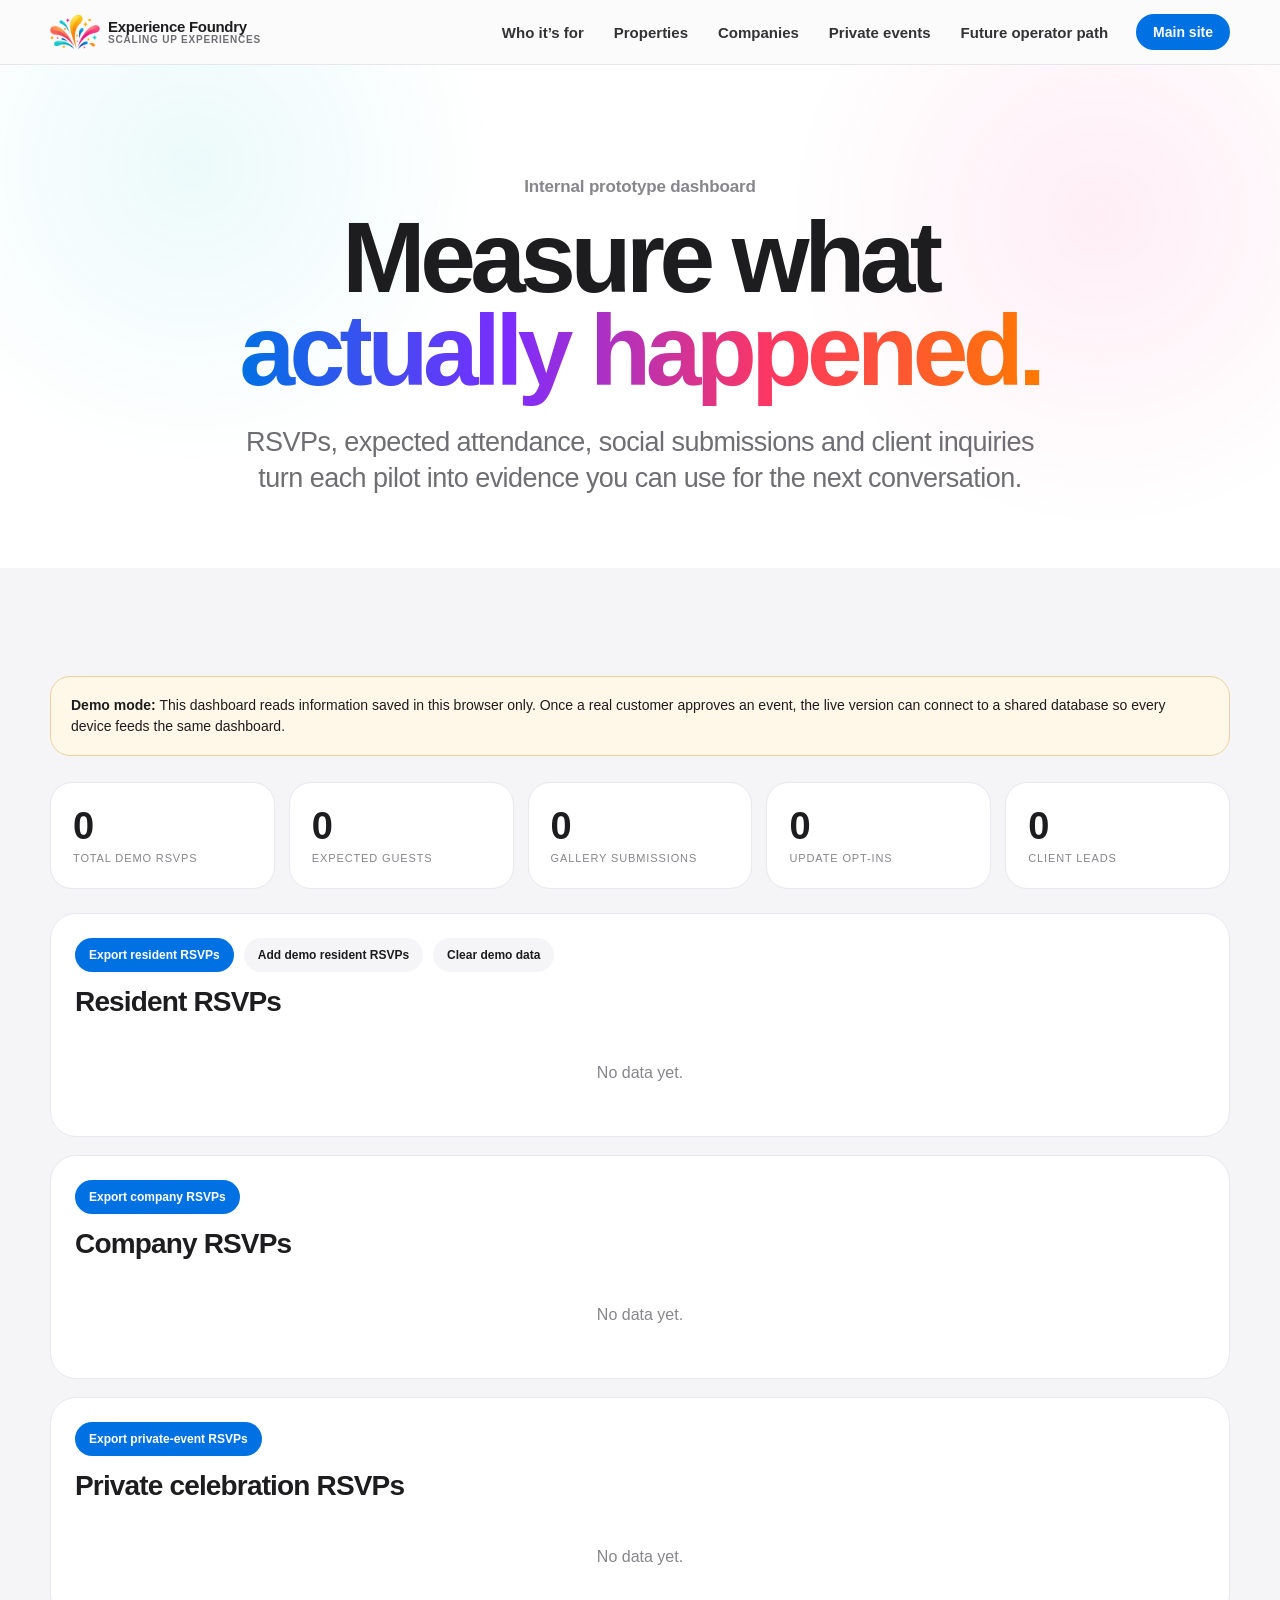
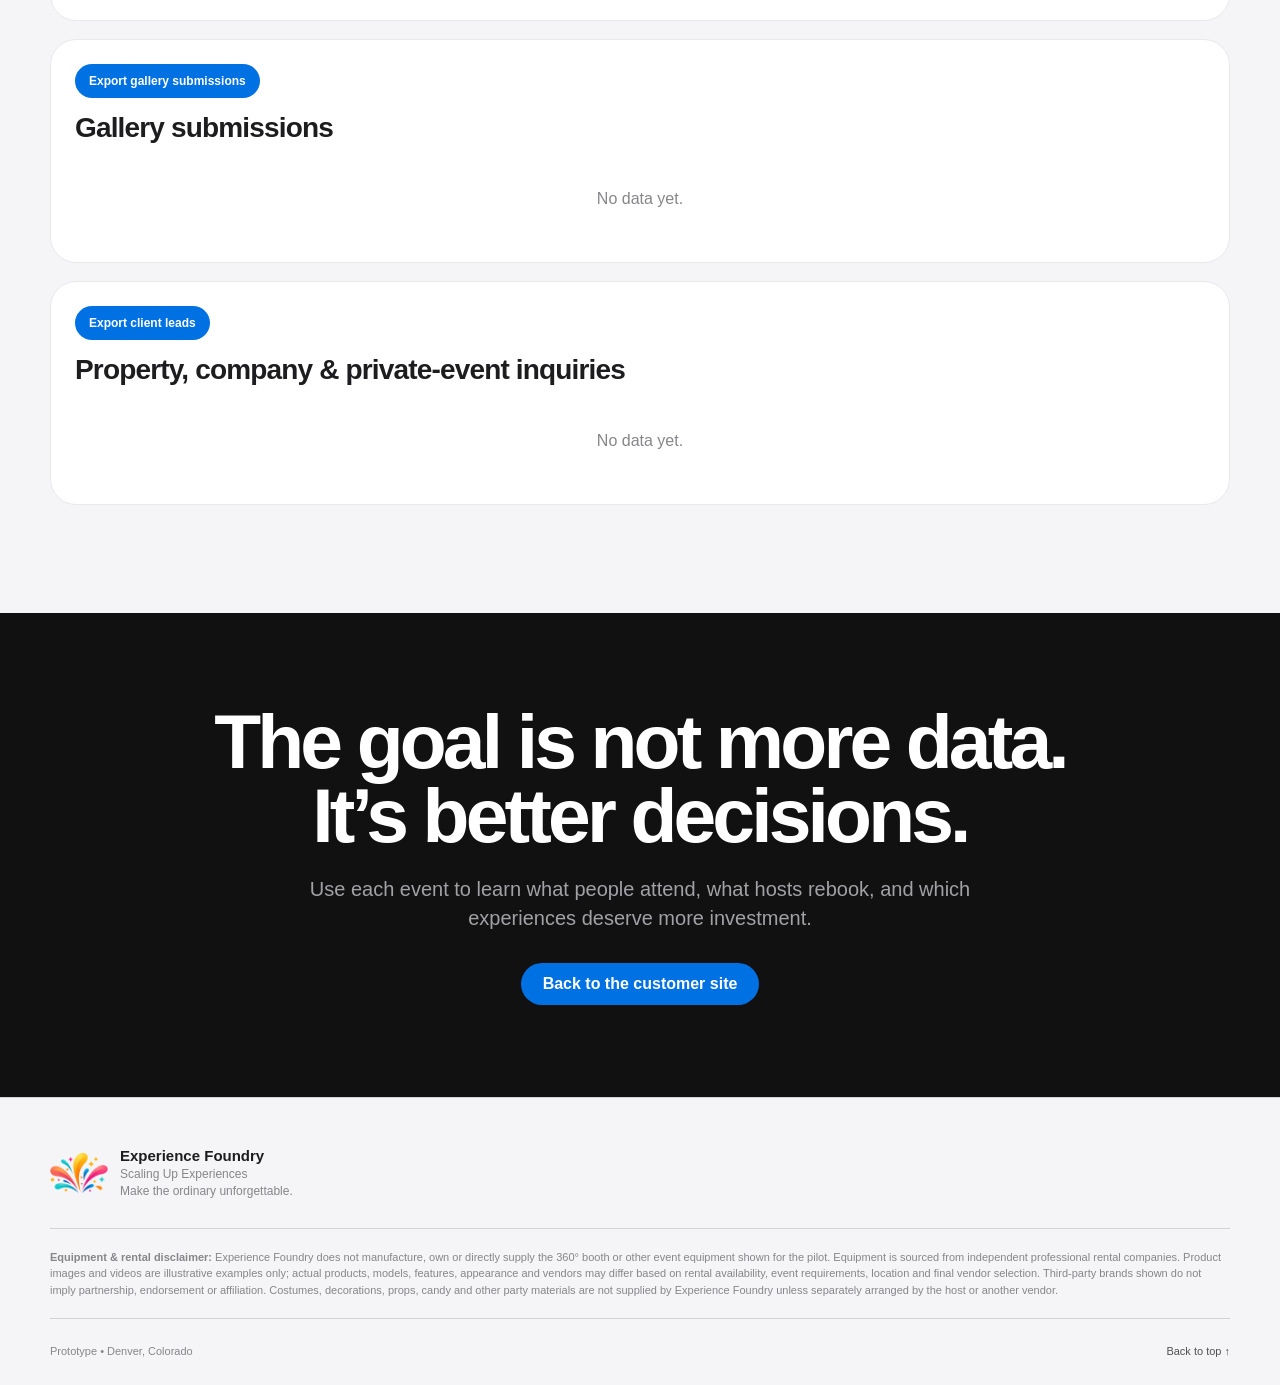
<file: admin.html>
<!doctype html><html lang="en"><head><meta charset="utf-8"><meta name="viewport" content="width=device-width,initial-scale=1"><meta name="theme-color" content="#f5f5f7"><title>Pilot Dashboard | Experience Foundry</title><link rel="stylesheet" href="apple.css"></head><body class="ap-site ef-site" id="top">  <nav class="ap-nav" aria-label="Main navigation"><div class="ap-nav-inner"><a class="ap-wordmark ef-wordmark" href="index.html"><img src="assets/experience-foundry-mark.png" alt="" aria-hidden="true" /><span class="ef-brand-lockup"><strong>Experience Foundry</strong><small>Scaling Up Experiences</small></span></a><div class="ap-nav-links"><a href="index.html#who">Who it’s for</a><a href="event.html">Properties</a><a href="company-demo.html">Companies</a><a href="private-demo.html">Private events</a><a href="operators.html">Future operator path</a></div><a class="ap-nav-button" href="index.html#contact">Main site</a></div></nav>
<main>
<section class="ap-page-hero"><div class="ap-shell"><p class="ap-kicker">Internal prototype dashboard</p><h1>Measure what<br><span class="ap-gradient">actually happened.</span></h1><p class="ap-page-copy">RSVPs, expected attendance, social submissions and client inquiries turn each pilot into evidence you can use for the next conversation.</p></div></section>
<section class="ap-admin-wrap"><div class="ap-shell"><div class="ap-admin-note"><strong>Demo mode:</strong> This dashboard reads information saved in this browser only. Once a real customer approves an event, the live version can connect to a shared database so every device feeds the same dashboard.</div><div class="ap-admin-stats"><div class="ap-admin-stat"><b id="rsvpCount">0</b><span>Total demo RSVPs</span></div><div class="ap-admin-stat"><b id="guestCount">0</b><span>Expected guests</span></div><div class="ap-admin-stat"><b id="socialCount">0</b><span>Gallery submissions</span></div><div class="ap-admin-stat"><b id="updateCount">0</b><span>Update opt-ins</span></div><div class="ap-admin-stat"><b id="leadCount">0</b><span>Client leads</span></div></div>
<div class="ap-admin-card"><div class="ap-toolbar"><button id="exportRsvp">Export resident RSVPs</button><button class="secondary" id="seed">Add demo resident RSVPs</button><button class="secondary" id="clear">Clear demo data</button></div><h2>Resident RSVPs</h2><div id="rsvpTable"></div></div>
<div class="ap-admin-card"><div class="ap-toolbar"><button id="exportCompany">Export company RSVPs</button></div><h2>Company RSVPs</h2><div id="companyTable"></div></div>
<div class="ap-admin-card"><div class="ap-toolbar"><button id="exportPrivate">Export private-event RSVPs</button></div><h2>Private celebration RSVPs</h2><div id="privateTable"></div></div>
<div class="ap-admin-card"><div class="ap-toolbar"><button id="exportSocial">Export gallery submissions</button></div><h2>Gallery submissions</h2><div id="socialTable"></div></div>
<div class="ap-admin-card"><div class="ap-toolbar"><button id="exportLeads">Export client leads</button></div><h2>Property, company & private-event inquiries</h2><div id="leadTable"></div></div>
</div></section>
<section class="ap-cta-band"><div class="ap-shell"><h2>The goal is not more data. It’s better decisions.</h2><p>Use each event to learn what people attend, what hosts rebook, and which experiences deserve more investment.</p><div class="ap-actions"><a class="ap-button ap-button-blue" href="index.html">Back to the customer site</a></div></div></section>
</main>  <footer class="ap-footer"><div class="ap-shell"><div class="ef-footer-brand"><img src="assets/experience-foundry-mark.png" alt="" aria-hidden="true" /><div><strong>Experience Foundry</strong><span>Scaling Up Experiences</span><em>Make the ordinary unforgettable.</em></div></div><p class="ap-disclaimer"><strong>Equipment & rental disclaimer:</strong> Experience Foundry does not manufacture, own or directly supply the 360° booth or other event equipment shown for the pilot. Equipment is sourced from independent professional rental companies. Product images and videos are illustrative examples only; actual products, models, features, appearance and vendors may differ based on rental availability, event requirements, location and final vendor selection. Third-party brands shown do not imply partnership, endorsement or affiliation. Costumes, decorations, props, candy and other party materials are not supplied by Experience Foundry unless separately arranged by the host or another vendor.</p><div class="ap-footer-bottom"><span>Prototype • Denver, Colorado</span><a href="#top">Back to top ↑</a></div></div></footer>
<script>
function arr(k){try{return JSON.parse(localStorage.getItem(k)||'[]')}catch{return[]}}
function save(k,v){localStorage.setItem(k,JSON.stringify(v))}
function esc(v){return String(v??'').replace(/[&<>"']/g,m=>({'&':'&amp;','<':'&lt;','>':'&gt;','"':'&quot;',"'":'&#39;'}[m]))}
function guests(v){const n=parseInt(v,10);return Number.isFinite(n)?n:(String(v).includes('5')?5:0)}
function table(rows,cols){if(!rows.length)return '<div class="ap-empty">No data yet.</div>';return `<table><thead><tr>${cols.map(c=>`<th>${c.label}</th>`).join('')}</tr></thead><tbody>${rows.map(r=>`<tr>${cols.map(c=>`<td>${esc(typeof c.value==='function'?c.value(r):r[c.key]??'—')}</td>`).join('')}</tr>`).join('')}</tbody></table>`}
function render(){
 const r=arr('residentPopUpRsvps'), c=arr('popUpCompanyDemoRsvps'), p=arr('popUpPrivateDemoRsvps'), s=arr('residentPopUpSocial'), l=[...arr('popUpExperienceLeads'),...arr('residentPopUpPropertyLeads')];
 document.querySelector('#rsvpCount').textContent=r.length+c.length+p.length;
 document.querySelector('#guestCount').textContent=[...r,...c,...p].reduce((a,x)=>a+guests(x.partySize),0);
 document.querySelector('#socialCount').textContent=s.length;document.querySelector('#updateCount').textContent=[...r,...c].filter(x=>x.updatesOk).length;document.querySelector('#leadCount').textContent=l.length;
 document.querySelector('#rsvpTable').innerHTML=table(r,[{key:'firstName',label:'Name'},{key:'unit',label:'Unit'},{key:'partySize',label:'Party'},{key:'timeSlot',label:'Time'},{key:'email',label:'Email'},{label:'Saved',value:x=>x.createdAt?new Date(x.createdAt).toLocaleString():'—'}]);
 document.querySelector('#companyTable').innerHTML=table(c,[{key:'firstName',label:'Name'},{key:'team',label:'Team'},{key:'partySize',label:'Party'},{key:'timeSlot',label:'Time'},{key:'email',label:'Email'},{label:'Saved',value:x=>x.createdAt?new Date(x.createdAt).toLocaleString():'—'}]);
 document.querySelector('#privateTable').innerHTML=table(p,[{key:'firstName',label:'Name'},{key:'group',label:'Family / group'},{key:'partySize',label:'Party'},{key:'timeSlot',label:'Time'},{key:'email',label:'Email'},{label:'Saved',value:x=>x.createdAt?new Date(x.createdAt).toLocaleString():'—'}]);
 document.querySelector('#socialTable').innerHTML=table(s,[{key:'socialUrl',label:'Post URL'},{label:'Permission',value:x=>x.permission?'Yes':'No'},{label:'Submitted',value:x=>x.createdAt?new Date(x.createdAt).toLocaleString():'—'}]);
 document.querySelector('#leadTable').innerHTML=table(l,[{label:'Organization',value:x=>x.organization||x.property||'—'},{key:'organizationType',label:'Type'},{label:'Contact',value:x=>x.name||x.contactName||'—'},{key:'email',label:'Email'},{key:'interest',label:'Interest'},{label:'Saved',value:x=>x.createdAt?new Date(x.createdAt).toLocaleString():'—'}]);
}
function csv(rows,cols,name){const q=v=>'"'+String(v??'').replaceAll('"','""')+'"';const out=[cols.map(c=>q(c.label)).join(','),...rows.map(r=>cols.map(c=>q(typeof c.value==='function'?c.value(r):r[c.key])).join(','))].join('\n');const a=document.createElement('a');a.href=URL.createObjectURL(new Blob([out],{type:'text/csv'}));a.download=name;a.click();URL.revokeObjectURL(a.href)}
const residentCols=[{key:'firstName',label:'First name'},{key:'unit',label:'Unit'},{key:'partySize',label:'Party size'},{key:'timeSlot',label:'Time slot'},{key:'email',label:'Email'},{key:'createdAt',label:'Created at'}];
const demoCols=[{key:'firstName',label:'First name'},{key:'partySize',label:'Party size'},{key:'timeSlot',label:'Time slot'},{key:'email',label:'Email'},{key:'createdAt',label:'Created at'}];
document.querySelector('#exportRsvp').onclick=()=>csv(arr('residentPopUpRsvps'),residentCols,'resident-rsvps.csv');document.querySelector('#exportCompany').onclick=()=>csv(arr('popUpCompanyDemoRsvps'),demoCols,'company-rsvps.csv');document.querySelector('#exportPrivate').onclick=()=>csv(arr('popUpPrivateDemoRsvps'),demoCols,'private-event-rsvps.csv');document.querySelector('#exportSocial').onclick=()=>csv(arr('residentPopUpSocial'),[{key:'socialUrl',label:'Social URL'},{key:'permission',label:'Permission'},{key:'createdAt',label:'Submitted at'}],'gallery-submissions.csv');document.querySelector('#exportLeads').onclick=()=>csv([...arr('popUpExperienceLeads'),...arr('residentPopUpPropertyLeads')],[{key:'organization',label:'Organization'},{key:'name',label:'Contact'},{key:'email',label:'Email'},{key:'interest',label:'Interest'},{key:'createdAt',label:'Created at'}],'client-leads.csv');
document.querySelector('#clear').onclick=()=>{if(confirm('Clear local demo data?')){['residentPopUpRsvps','residentPopUpSocial','residentPopUpPropertyLeads','popUpExperienceLeads','popUpCompanyDemoRsvps','popUpPrivateDemoRsvps'].forEach(k=>localStorage.removeItem(k));render()}};document.querySelector('#seed').onclick=()=>{save('residentPopUpRsvps',[{firstName:'Maya',unit:'804',partySize:'2',timeSlot:'6:30–7:00 PM',email:'',updatesOk:false,createdAt:new Date().toISOString()},{firstName:'Chris',unit:'1211',partySize:'3',timeSlot:'7:00–7:30 PM',email:'chris@example.com',updatesOk:true,createdAt:new Date().toISOString()}]);render()};render();
</script></body></html>
</file>
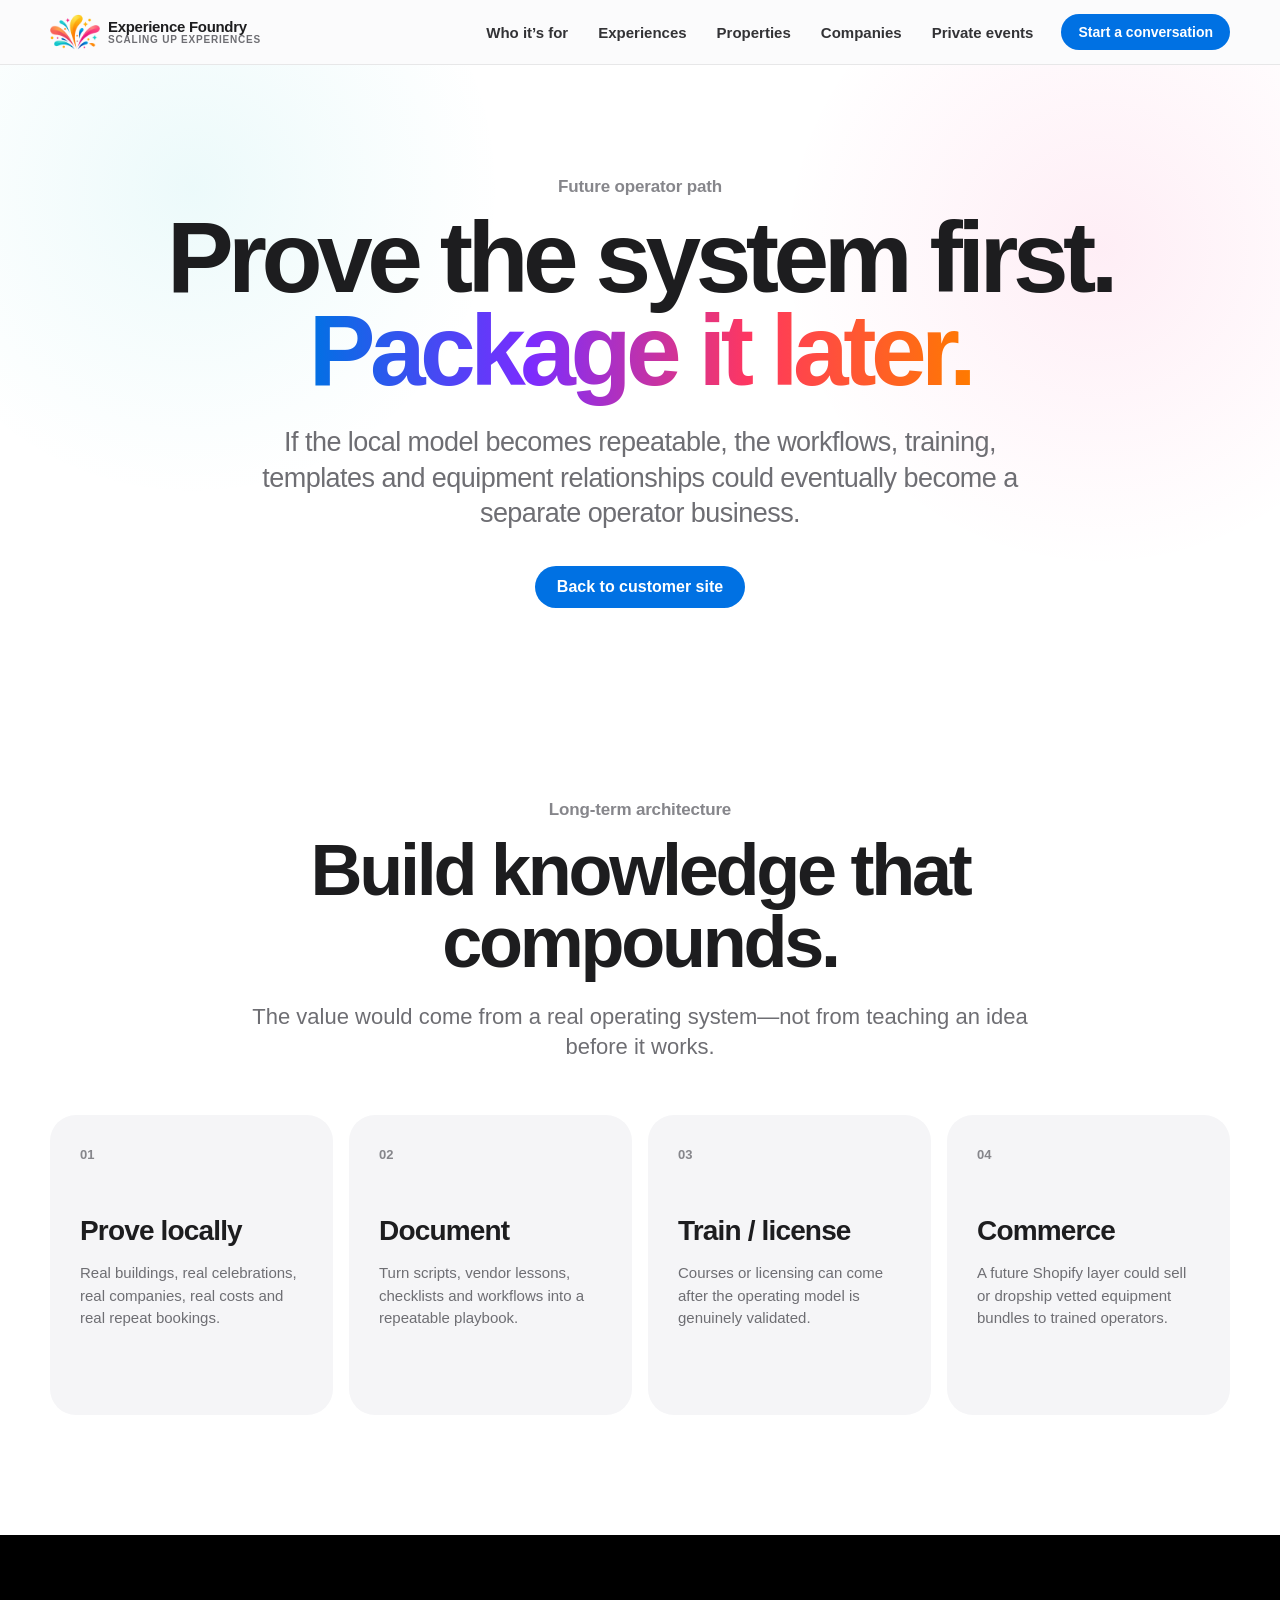
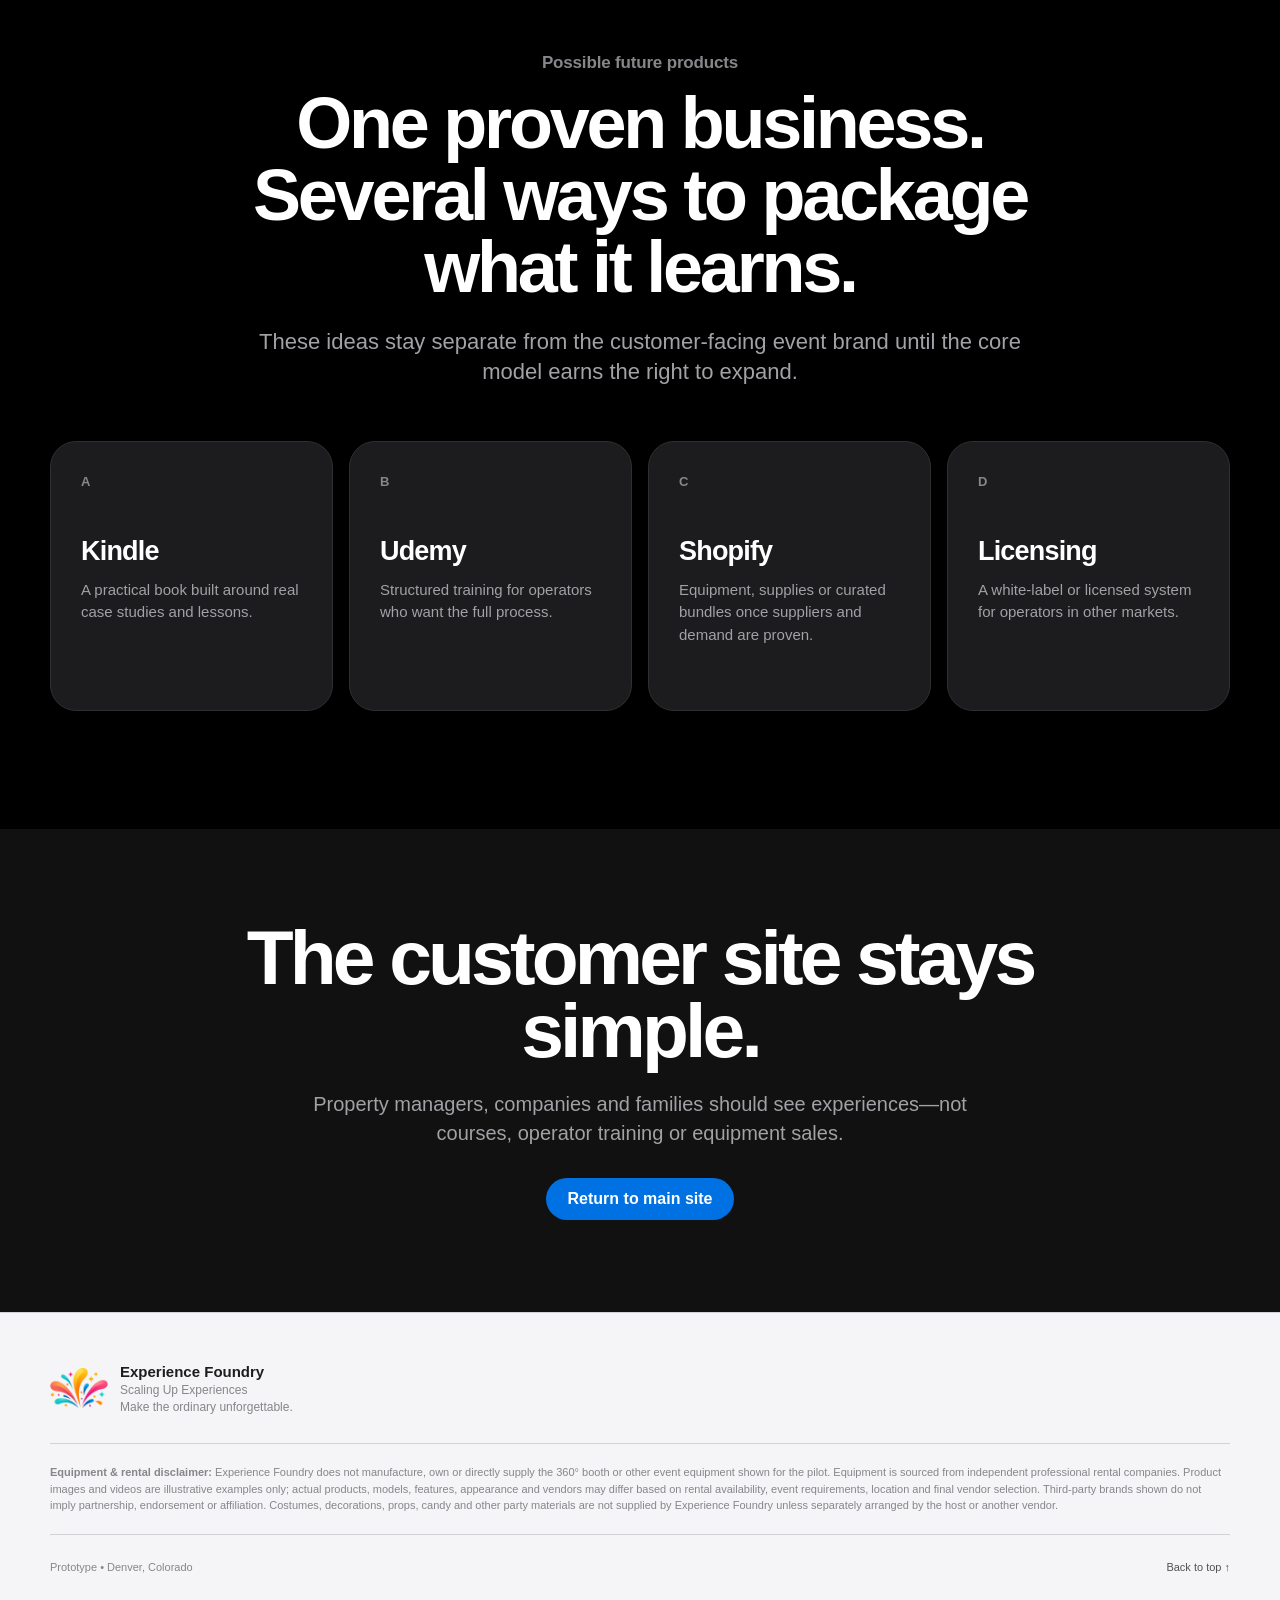
<file: operators.html>
<!doctype html>
<html lang="en">
<head>
  <meta charset="utf-8" />
  <meta name="viewport" content="width=device-width,initial-scale=1" />
  <meta name="theme-color" content="#f5f5f7" />
  <meta name="description" content="A future operator, training and commerce concept for a proven Experience Foundry system." />
  <title>Future Operator Path | Experience Foundry</title>
  <link rel="stylesheet" href="apple.css" />
</head>
<body class="ap-site ef-site" id="top">
  <nav class="ap-nav" aria-label="Main navigation">
    <div class="ap-nav-inner">
      <a class="ap-wordmark ef-wordmark" href="index.html"><img src="assets/experience-foundry-mark.png" alt="" aria-hidden="true" /><span class="ef-brand-lockup"><strong>Experience Foundry</strong><small>Scaling Up Experiences</small></span></a>
      <div class="ap-nav-links">
        <a href="index.html#who">Who it’s for</a>
        <a href="index.html#experiences">Experiences</a>
        <a href="event.html">Properties</a>
        <a href="company-demo.html">Companies</a>
        <a href="private-demo.html">Private events</a>
      </div>
      <a class="ap-nav-button" href="index.html#contact">Start a conversation</a>
    </div>
  </nav>

  <main>
    <section class="ap-page-hero"><div class="ap-shell"><p class="ap-kicker">Future operator path</p><h1>Prove the system first.<br><span class="ap-gradient">Package it later.</span></h1><p class="ap-page-copy">If the local model becomes repeatable, the workflows, training, templates and equipment relationships could eventually become a separate operator business.</p><div class="ap-actions"><a class="ap-button ap-button-blue" href="index.html">Back to customer site</a></div></div></section>
    <section class="ap-section"><div class="ap-shell"><div class="ap-section-heading ap-center"><p class="ap-kicker">Long-term architecture</p><h2>Build knowledge that compounds.</h2><p>The value would come from a real operating system—not from teaching an idea before it works.</p></div><div class="ap-operator-grid"><article><span>01</span><h3>Prove locally</h3><p>Real buildings, real celebrations, real companies, real costs and real repeat bookings.</p></article><article><span>02</span><h3>Document</h3><p>Turn scripts, vendor lessons, checklists and workflows into a repeatable playbook.</p></article><article><span>03</span><h3>Train / license</h3><p>Courses or licensing can come after the operating model is genuinely validated.</p></article><article><span>04</span><h3>Commerce</h3><p>A future Shopify layer could sell or dropship vetted equipment bundles to trained operators.</p></article></div></div></section>
    <section class="ap-process"><div class="ap-shell"><div class="ap-section-heading ap-center"><p class="ap-kicker">Possible future products</p><h2>One proven business. Several ways to package what it learns.</h2><p>These ideas stay separate from the customer-facing event brand until the core model earns the right to expand.</p></div><div class="ap-process-grid"><article><span>A</span><h3>Kindle</h3><p>A practical book built around real case studies and lessons.</p></article><article><span>B</span><h3>Udemy</h3><p>Structured training for operators who want the full process.</p></article><article><span>C</span><h3>Shopify</h3><p>Equipment, supplies or curated bundles once suppliers and demand are proven.</p></article><article><span>D</span><h3>Licensing</h3><p>A white-label or licensed system for operators in other markets.</p></article></div></div></section>
    <section class="ap-cta-band"><div class="ap-shell"><h2>The customer site stays simple.</h2><p>Property managers, companies and families should see experiences—not courses, operator training or equipment sales.</p><div class="ap-actions"><a class="ap-button ap-button-blue" href="index.html">Return to main site</a></div></div></section>
  </main>
  <footer class="ap-footer">
    <div class="ap-shell">
      <div class="ef-footer-brand"><img src="assets/experience-foundry-mark.png" alt="" aria-hidden="true" /><div><strong>Experience Foundry</strong><span>Scaling Up Experiences</span><em>Make the ordinary unforgettable.</em></div></div>
      <p class="ap-disclaimer"><strong>Equipment & rental disclaimer:</strong> Experience Foundry does not manufacture, own or directly supply the 360° booth or other event equipment shown for the pilot. Equipment is sourced from independent professional rental companies. Product images and videos are illustrative examples only; actual products, models, features, appearance and vendors may differ based on rental availability, event requirements, location and final vendor selection. Third-party brands shown do not imply partnership, endorsement or affiliation. Costumes, decorations, props, candy and other party materials are not supplied by Experience Foundry unless separately arranged by the host or another vendor.</p>
      <div class="ap-footer-bottom"><span>Prototype • Denver, Colorado</span><a href="#top">Back to top ↑</a></div>
    </div>
  </footer>
</body></html>
</file>
<file: apple.css>
:root{
  --blue:#0071e3;
  --blue-hover:#0077ed;
  --text:#1d1d1f;
  --muted:#6e6e73;
  --gray:#f5f5f7;
  --gray2:#fbfbfd;
  --line:#d2d2d7;
  --orange:#ff6b22;
  --max:1180px;
}
*{box-sizing:border-box}
html{scroll-behavior:smooth}
body.ap-site{margin:0;background:#fff;color:var(--text);font-family:-apple-system,BlinkMacSystemFont,"SF Pro Display","SF Pro Text","Helvetica Neue",Arial,sans-serif;-webkit-font-smoothing:antialiased}
a{color:inherit}
.ap-shell{width:min(calc(100% - 40px),var(--max));margin:0 auto}
.ap-center{text-align:center}
.ap-nav{position:sticky;top:0;z-index:1000;background:rgba(250,250,252,.82);backdrop-filter:saturate(180%) blur(20px);border-bottom:1px solid rgba(0,0,0,.08)}
.ap-nav-inner{height:64px;width:min(calc(100% - 40px),var(--max));margin:0 auto;display:flex;align-items:center;gap:28px}
.ap-wordmark{font-size:14px;font-weight:650;text-decoration:none;white-space:nowrap}
.ap-nav-links{display:flex;gap:30px;margin-left:auto}.ap-nav-links a{font-size:15px;font-weight:600;text-decoration:none;color:#333336}.ap-nav-links a:hover{color:#000}
.ap-nav-button{font-size:14px;font-weight:650;text-decoration:none;color:#fff;background:var(--blue);padding:10px 17px;border-radius:999px}.ap-nav-button:hover{background:var(--blue-hover)}
.ap-hero{padding:96px 0 44px;background:linear-gradient(#fff 0%,#fff 60%,#f5f5f7 100%)}
.ap-kicker,.ap-product-eyebrow{margin:0 0 14px;color:#86868b;font-size:17px;font-weight:650;letter-spacing:-.01em}
.ap-hero h1{font-size:clamp(54px,8vw,104px);line-height:.94;letter-spacing:-.055em;margin:0 auto;max-width:1080px;font-weight:730}
.ap-hero h1 span{background:linear-gradient(90deg,#0071e3,#7b2cff,#ff375f,#ff7a00);-webkit-background-clip:text;background-clip:text;color:transparent}
.ap-hero-copy{max-width:800px;margin:28px auto 0;color:var(--muted);font-size:clamp(20px,2.3vw,28px);line-height:1.28;letter-spacing:-.02em;font-weight:500}
.ap-actions{display:flex;justify-content:center;align-items:center;gap:26px;margin-top:34px}
.ap-button{display:inline-flex;align-items:center;justify-content:center;border:0;border-radius:999px;padding:13px 22px;text-decoration:none;font:600 16px/1 -apple-system,BlinkMacSystemFont,"SF Pro Text",sans-serif;cursor:pointer}.ap-button-blue{background:var(--blue);color:#fff}.ap-button-blue:hover{background:var(--blue-hover)}.ap-button-orange{background:var(--orange);color:#fff}.ap-link{font-size:18px;text-decoration:none;color:var(--blue)}.ap-link span{font-size:25px;vertical-align:-2px}
.ap-hero-stage{margin-top:76px;background:#000;color:#fff;border-radius:38px;min-height:650px;overflow:hidden;display:grid;grid-template-columns:.8fr 1.2fr;align-items:center;padding:72px 72px 42px;box-shadow:0 24px 60px rgba(0,0,0,.16)}
.ap-stage-copy{position:relative;z-index:2}.ap-chip{display:inline-flex;border:1px solid rgba(255,255,255,.22);border-radius:999px;padding:8px 12px;font-size:11px;letter-spacing:.11em;font-weight:750;color:#f5b56d}.ap-stage-copy h2{font-size:clamp(48px,5vw,76px);line-height:.96;letter-spacing:-.045em;margin:20px 0 18px}.ap-stage-copy>p:not(.ap-chip){font-size:20px;line-height:1.45;color:#a1a1a6;max-width:500px}.ap-stage-links{display:flex;gap:24px;margin-top:24px}.ap-stage-links a{color:#2997ff;text-decoration:none;font-size:17px}
.ap-hero-product{margin:0;align-self:end;text-align:center}.ap-hero-product img{width:min(100%,680px);height:auto;display:block;margin:auto;filter:drop-shadow(0 26px 40px rgba(255,255,255,.08))}.ap-hero-product figcaption{font-size:11px;color:#777;margin-top:6px}
.ap-section{padding:120px 0}.ap-section-heading{max-width:900px;margin:0 auto 54px}.ap-section-heading h2,.ap-experience-intro h2{font-size:clamp(46px,6vw,72px);line-height:1;letter-spacing:-.045em;margin:0;font-weight:720}.ap-section-heading>p:last-child,.ap-experience-intro>div>p:last-child{color:var(--muted);font-size:22px;line-height:1.35;max-width:820px;margin:24px auto 0}
.ap-audience-grid{display:grid;grid-template-columns:1fr 1fr;gap:24px}.ap-audience-card{min-height:620px;border-radius:34px;padding:48px;display:flex;flex-direction:column;overflow:hidden}.ap-audience-light{background:#f5f5f7}.ap-audience-dark{background:#000;color:#fff}.ap-card-label{font-weight:650;font-size:17px;color:#86868b;margin:0 0 16px}.ap-audience-dark .ap-card-label{color:#a1a1a6}.ap-audience-card h3{font-size:clamp(38px,4.3vw,58px);line-height:1;letter-spacing:-.04em;margin:0;max-width:520px}.ap-audience-card>p:not(.ap-card-label){font-size:21px;line-height:1.4;color:var(--muted);max-width:540px}.ap-audience-dark>p:not(.ap-card-label){color:#a1a1a6}.ap-audience-card ul{list-style:none;padding:0;margin:32px 0;display:grid;gap:12px}.ap-audience-card li{font-size:17px;font-weight:600}.ap-audience-card li:before{content:"✓";color:var(--blue);margin-right:10px}.ap-audience-card>a{margin-top:auto;color:var(--blue);text-decoration:none;font-size:17px}.ap-audience-dark>a{color:#2997ff}
.ap-experience-intro{padding:126px 0 78px;background:#fff}.ap-experience-intro>div>p:last-child{max-width:760px}
.ap-product{padding:116px 0 130px;overflow:hidden}.ap-product-white{background:#fff}.ap-product-black{background:#000;color:#f5f5f7}.ap-product-soft{background:#fff7f8}.ap-product-gray{background:#f5f5f7}.ap-product-copy{width:min(calc(100% - 40px),960px);margin:0 auto 58px}.ap-product-eyebrow{font-size:14px;letter-spacing:.1em}.ap-product-black .ap-product-eyebrow{color:#f7a8c2}.ap-product-copy h2{font-size:clamp(58px,8vw,104px);line-height:.9;letter-spacing:-.055em;margin:0;font-weight:735}.ap-product-copy>p:not(.ap-product-eyebrow){font-size:clamp(20px,2.3vw,28px);line-height:1.33;color:var(--muted);max-width:850px;margin:28px auto 0}.ap-product-black .ap-product-copy>p:not(.ap-product-eyebrow){color:#a1a1a6}
.ap-use-pills{display:flex;justify-content:center;flex-wrap:wrap;gap:8px;margin-top:30px}.ap-use-pills span{background:#f5f5f7;border-radius:999px;padding:8px 13px;font-size:12px;font-weight:650;color:#515154}.ap-use-pills-dark span{background:#1d1d1f;color:#c7c7cc}
.ap-machine-shell{width:min(calc(100% - 40px),1050px);margin:0 auto}.ap-machine-media{border-radius:38px;min-height:560px;display:flex;align-items:center;justify-content:center;padding:46px;overflow:hidden}.ap-machine-white{background:#f5f5f7}.ap-machine-black{background:radial-gradient(circle at 50% 35%,#492662,#111 58%,#000 100%)}.ap-machine-soft{background:linear-gradient(145deg,#fff,#ffe8ee)}.ap-machine-gray{background:#fff}.ap-machine-media img{display:block;max-width:90%;max-height:570px;width:auto;height:auto;object-fit:contain;filter:drop-shadow(0 30px 40px rgba(0,0,0,.15));border-radius:20px}.ap-machine-meta{padding:20px 6px 0}.ap-machine-meta p{margin:0;color:#86868b;font-size:12px}.ap-machine-meta a{color:var(--blue);text-decoration:none}.ap-machine-meta-dark p{color:#777}.ap-video-drawer{margin-top:18px;border-top:1px solid #d2d2d7;padding-top:16px}.ap-video-dark{border-color:#333}.ap-video-drawer summary{list-style:none;cursor:pointer;color:var(--blue);font-size:17px;font-weight:550;display:inline-flex;gap:10px;align-items:center}.ap-video-drawer summary::-webkit-details-marker{display:none}.ap-video-drawer summary span{font-size:12px}.ap-video-frame{margin-top:18px;aspect-ratio:16/9;border-radius:24px;overflow:hidden;background:#000}.ap-video-frame iframe{width:100%;height:100%;border:0}.ap-instagram-frame{aspect-ratio:9/12;max-width:600px;margin-left:auto;margin-right:auto}
.ap-system{padding:124px 0;background:#fff}.ap-benefit-grid{display:grid;grid-template-columns:repeat(4,1fr);gap:18px}.ap-benefit-grid article{background:#f5f5f7;border-radius:26px;padding:30px;min-height:320px}.ap-benefit-icon{font-size:15px;font-weight:700;color:#86868b}.ap-benefit-grid h3{font-size:28px;letter-spacing:-.03em;margin:56px 0 12px}.ap-benefit-grid p{color:var(--muted);font-size:16px;line-height:1.48;margin:0}
.ap-pilot{padding:110px 0;background:#111;color:#fff}.ap-pilot-grid{display:grid;grid-template-columns:1fr .78fr;align-items:center;gap:70px}.ap-kicker-orange{color:#ff8a3d}.ap-pilot-copy h2{font-size:clamp(58px,7vw,92px);line-height:.92;letter-spacing:-.055em;margin:0 0 28px}.ap-pilot-copy>p:not(.ap-kicker){font-size:22px;line-height:1.4;color:#a1a1a6;max-width:620px}.ap-pilot-points{display:grid;grid-template-columns:1fr 1fr;gap:10px;margin:30px 0}.ap-pilot-points span{background:#1c1c1e;border:1px solid #2f2f31;border-radius:14px;padding:13px;font-size:13px;color:#d2d2d7}.ap-flyer-card{margin:0;background:#fff;border-radius:28px;padding:12px;transform:rotate(1.5deg);box-shadow:0 28px 70px rgba(0,0,0,.38)}.ap-flyer-card img{display:block;width:100%;height:auto;border-radius:19px}
.ap-contact{padding:120px 0;background:#f5f5f7}.ap-contact-grid{display:grid;grid-template-columns:.82fr 1.18fr;gap:80px}.ap-contact h2{font-size:clamp(52px,6vw,78px);line-height:.96;letter-spacing:-.05em;margin:0}.ap-contact-copy{font-size:22px;color:var(--muted);line-height:1.4}.ap-form{background:#fff;border-radius:30px;padding:34px;box-shadow:0 15px 40px rgba(0,0,0,.06)}.ap-form label{display:block;font-size:13px;font-weight:650;margin:0 0 18px;color:#424245}.ap-form input,.ap-form select,.ap-form textarea{width:100%;margin-top:7px;border:1px solid #d2d2d7;border-radius:13px;padding:13px 14px;background:#fff;font:400 16px -apple-system,BlinkMacSystemFont,"SF Pro Text",sans-serif;outline:none}.ap-form input:focus,.ap-form select:focus,.ap-form textarea:focus{border-color:#0071e3;box-shadow:0 0 0 3px rgba(0,113,227,.12)}.ap-submit{width:100%;margin-top:4px}.ap-form-success{font-size:13px;color:#167a45;text-align:center;margin:16px 0 0}
.ap-footer{padding:46px 0 28px;background:#f5f5f7;border-top:1px solid #d2d2d7}.ap-footer-top{display:flex;justify-content:space-between;gap:20px;font-size:13px}.ap-footer-top span{color:#6e6e73}.ap-disclaimer{font-size:11px;line-height:1.5;color:#86868b;margin:26px 0;border-top:1px solid #d2d2d7;border-bottom:1px solid #d2d2d7;padding:20px 0}.ap-footer-bottom{display:flex;justify-content:space-between;font-size:11px;color:#86868b}.ap-footer-bottom a{text-decoration:none;color:#515154}
@media(max-width:900px){.ap-nav-links{display:none}.ap-hero-stage,.ap-audience-grid,.ap-pilot-grid,.ap-contact-grid{grid-template-columns:1fr}.ap-hero-stage{padding:52px 34px 30px}.ap-hero-product{margin-top:30px}.ap-audience-card{min-height:520px}.ap-benefit-grid{grid-template-columns:1fr 1fr}.ap-pilot-grid{gap:42px}.ap-flyer-card{max-width:520px;margin:0 auto}.ap-contact-grid{gap:46px}}
@media(max-width:620px){.ap-shell,.ap-nav-inner{width:min(calc(100% - 28px),var(--max))}.ap-nav-inner{gap:12px}.ap-wordmark{font-size:13px}.ap-nav-button{margin-left:auto}.ap-hero{padding-top:72px}.ap-actions{flex-direction:column;gap:16px}.ap-hero-stage{margin-top:54px;border-radius:26px;padding:42px 22px 24px;min-height:0}.ap-stage-links{flex-direction:column;gap:10px}.ap-section{padding:86px 0}.ap-audience-card{border-radius:26px;padding:30px;min-height:480px}.ap-product{padding:84px 0}.ap-machine-media{min-height:390px;padding:24px;border-radius:26px}.ap-machine-media img{max-width:100%;max-height:430px}.ap-benefit-grid{grid-template-columns:1fr}.ap-benefit-grid article{min-height:auto}.ap-benefit-grid h3{margin-top:30px}.ap-pilot{padding:84px 0}.ap-pilot-points{grid-template-columns:1fr}.ap-contact{padding:84px 0}.ap-form{padding:24px;border-radius:24px}.ap-footer-top,.ap-footer-bottom{flex-direction:column}.ap-footer-top{gap:6px}}

/* ---------- Shared page system (v7) ---------- */
.ap-page-hero{padding:112px 0 72px;background:#fff;text-align:center}
.ap-page-hero .ap-shell{max-width:1040px}
.ap-page-hero h1{font-size:clamp(54px,8vw,100px);line-height:.93;letter-spacing:-.055em;margin:0 auto;font-weight:735;max-width:1050px}
.ap-page-hero h1 .ap-gradient{background:linear-gradient(90deg,#0071e3,#7b2cff,#ff375f,#ff7a00);-webkit-background-clip:text;background-clip:text;color:transparent}
.ap-page-copy{max-width:820px;margin:28px auto 0;color:var(--muted);font-size:clamp(20px,2.25vw,27px);line-height:1.32;letter-spacing:-.02em;font-weight:500}
.ap-page-stage{width:min(calc(100% - 40px),1120px);margin:0 auto 104px;border-radius:38px;overflow:hidden;background:#000;color:#fff;display:grid;grid-template-columns:1fr 1fr;min-height:560px;box-shadow:0 24px 60px rgba(0,0,0,.12)}
.ap-page-stage-copy{padding:64px;display:flex;flex-direction:column;justify-content:center}
.ap-page-stage-copy h2{font-size:clamp(44px,5vw,72px);line-height:.96;letter-spacing:-.045em;margin:18px 0}
.ap-page-stage-copy p:not(.ap-chip){font-size:20px;line-height:1.45;color:#a1a1a6;margin:0;max-width:510px}
.ap-page-stage-copy dl{display:grid;gap:0;margin:28px 0 0}
.ap-page-stage-copy dl div{display:grid;grid-template-columns:115px 1fr;gap:16px;padding:13px 0;border-top:1px solid #2f2f31}
.ap-page-stage-copy dt{font-size:12px;color:#86868b;text-transform:uppercase;letter-spacing:.08em;font-weight:700}
.ap-page-stage-copy dd{margin:0;font-size:15px;color:#f5f5f7;font-weight:600}
.ap-page-stage-media{display:flex;align-items:center;justify-content:center;padding:44px;background:radial-gradient(circle at 50% 35%,#25354c,#111 58%,#000 100%)}
.ap-page-stage-media img{max-width:96%;max-height:500px;object-fit:contain;filter:drop-shadow(0 28px 40px rgba(255,255,255,.08));border-radius:20px}
.ap-three-grid{display:grid;grid-template-columns:repeat(3,1fr);gap:18px}
.ap-info-card{background:#f5f5f7;border-radius:28px;padding:32px;min-height:300px;display:flex;flex-direction:column}
.ap-info-card.ap-info-dark{background:#000;color:#fff}.ap-info-card.ap-info-warm{background:#fff2ea}.ap-info-card.ap-info-pink{background:#fff2f6}
.ap-info-number{font-size:13px;font-weight:750;color:#86868b;letter-spacing:.08em}
.ap-info-card h3{font-size:30px;line-height:1.02;letter-spacing:-.035em;margin:52px 0 12px}
.ap-info-card p{font-size:16px;line-height:1.48;color:var(--muted);margin:0}.ap-info-dark p{color:#a1a1a6}
.ap-process{padding:118px 0;background:#000;color:#fff}.ap-process .ap-section-heading p:last-child{color:#a1a1a6}.ap-process-grid{display:grid;grid-template-columns:repeat(4,1fr);gap:16px}.ap-process-grid article{background:#1c1c1e;border:1px solid #2f2f31;border-radius:26px;padding:30px;min-height:270px}.ap-process-grid span{font-size:13px;color:#86868b;font-weight:700}.ap-process-grid h3{font-size:27px;margin:46px 0 12px;letter-spacing:-.03em}.ap-process-grid p{font-size:15px;color:#a1a1a6;line-height:1.5;margin:0}
.ap-form-section{padding:118px 0;background:#f5f5f7}.ap-form-grid{display:grid;grid-template-columns:.78fr 1.22fr;gap:72px;align-items:start}.ap-form-grid h2{font-size:clamp(48px,6vw,76px);line-height:.96;letter-spacing:-.05em;margin:0}.ap-form-grid .ap-contact-copy{margin-top:22px}.ap-mini-note{background:#fff;border-radius:22px;padding:22px;margin-top:28px;color:#515154;font-size:14px;line-height:1.5}.ap-mini-note strong{display:block;color:#1d1d1f;margin-bottom:6px}
.ap-field-row{display:grid;grid-template-columns:1fr 1fr;gap:14px}.ap-check-row{display:flex!important;gap:10px;align-items:flex-start}.ap-check-row input{width:auto!important;margin:3px 0 0!important}.ap-check-row span{font-size:13px;line-height:1.4;color:#515154}
.ap-gallery{padding:118px 0;background:#fff}.ap-gallery-grid{display:grid;grid-template-columns:repeat(3,1fr);gap:16px;margin-top:46px}.ap-gallery-tile{min-height:260px;border-radius:28px;background:#f5f5f7;display:flex;flex-direction:column;align-items:center;justify-content:center;font-size:44px}.ap-gallery-tile span{font-size:15px;font-weight:650;color:#515154;margin-top:16px}
.ap-private-strip{padding:108px 0;background:linear-gradient(135deg,#f5f5f7,#fff2f6)}.ap-private-strip .ap-section-heading{margin-bottom:40px}.ap-private-list{display:flex;justify-content:center;flex-wrap:wrap;gap:10px}.ap-private-list span{background:#fff;border:1px solid #e6e6ea;border-radius:999px;padding:11px 15px;font-size:14px;font-weight:650;color:#424245}
.ap-cta-band{padding:92px 0;background:#111;color:#fff;text-align:center}.ap-cta-band h2{font-size:clamp(48px,6vw,78px);line-height:.96;letter-spacing:-.05em;margin:0 auto;max-width:900px}.ap-cta-band p{font-size:20px;color:#a1a1a6;max-width:700px;margin:22px auto 0;line-height:1.45}.ap-cta-band .ap-actions{margin-top:30px}
.ap-admin-wrap{padding:108px 0;background:#f5f5f7}.ap-admin-note{background:#fff7e8;border:1px solid #edd29f;border-radius:20px;padding:18px 20px;font-size:14px;line-height:1.5;margin:0 0 26px}.ap-admin-stats{display:grid;grid-template-columns:repeat(5,1fr);gap:14px;margin-bottom:24px}.ap-admin-stat{background:#fff;border-radius:22px;padding:22px;border:1px solid #e8e8ed}.ap-admin-stat b{font-size:38px;display:block;letter-spacing:-.04em}.ap-admin-stat span{font-size:11px;color:#86868b;text-transform:uppercase;letter-spacing:.08em}.ap-admin-card{background:#fff;border-radius:26px;padding:24px;margin-top:18px;overflow:auto;border:1px solid #e8e8ed}.ap-admin-card h2{font-size:28px;margin:0 0 16px;letter-spacing:-.03em}.ap-toolbar{display:flex;gap:10px;flex-wrap:wrap;margin-bottom:14px}.ap-toolbar button,.ap-toolbar a{border:0;border-radius:999px;padding:10px 14px;font:600 12px -apple-system,BlinkMacSystemFont,"SF Pro Text",sans-serif;cursor:pointer;text-decoration:none;background:#0071e3;color:#fff}.ap-toolbar .secondary{background:#f5f5f7;color:#1d1d1f}.ap-admin-card table{width:100%;border-collapse:collapse;min-width:820px}.ap-admin-card th,.ap-admin-card td{text-align:left;border-top:1px solid #e5e5ea;padding:11px 9px;font-size:13px}.ap-admin-card th{font-size:10px;text-transform:uppercase;letter-spacing:.08em;color:#86868b}.ap-empty{padding:30px;text-align:center;color:#86868b}
.ap-operator-grid{display:grid;grid-template-columns:repeat(4,1fr);gap:16px;margin-top:50px}.ap-operator-grid article{background:#f5f5f7;border-radius:26px;padding:30px;min-height:300px}.ap-operator-grid span{font-size:13px;color:#86868b;font-weight:700}.ap-operator-grid h3{font-size:28px;margin:52px 0 12px;letter-spacing:-.03em}.ap-operator-grid p{font-size:15px;line-height:1.5;color:#6e6e73}
.ap-audience-grid.ap-audience-grid-three{grid-template-columns:repeat(3,1fr)}.ap-audience-card.ap-audience-celebration{background:linear-gradient(145deg,#fff2f6,#fff9fb)}
.ap-audience-grid-three .ap-audience-card{min-height:580px;padding:40px}.ap-audience-grid-three .ap-audience-card h3{font-size:clamp(34px,3.4vw,48px)}.ap-audience-grid-three .ap-audience-card>p:not(.ap-card-label){font-size:18px}
@media(max-width:1000px){.ap-page-stage{grid-template-columns:1fr}.ap-page-stage-media{min-height:420px}.ap-three-grid,.ap-process-grid,.ap-operator-grid{grid-template-columns:1fr 1fr}.ap-form-grid{grid-template-columns:1fr}.ap-audience-grid.ap-audience-grid-three{grid-template-columns:1fr}.ap-audience-grid-three .ap-audience-card{min-height:460px}.ap-admin-stats{grid-template-columns:repeat(3,1fr)}}
@media(max-width:650px){.ap-page-hero{padding:82px 0 54px}.ap-page-stage{width:min(calc(100% - 28px),1120px);margin-bottom:78px;border-radius:26px}.ap-page-stage-copy{padding:38px 24px}.ap-page-stage-media{padding:24px;min-height:340px}.ap-page-stage-copy dl div{grid-template-columns:90px 1fr}.ap-three-grid,.ap-process-grid,.ap-operator-grid,.ap-gallery-grid{grid-template-columns:1fr}.ap-field-row{grid-template-columns:1fr}.ap-process{padding:84px 0}.ap-process-grid article{min-height:auto}.ap-process-grid h3{margin-top:28px}.ap-form-section,.ap-gallery,.ap-private-strip{padding:84px 0}.ap-admin-stats{grid-template-columns:1fr 1fr}}

/* =========================================================
   EXPERIENCE FOUNDRY — VERSION 8
   Brand system + mobile-first refinements
   ========================================================= */
:root{
  --ef-orange:#ff8a00;
  --ef-yellow:#ffbe0b;
  --ef-coral:#ff5b55;
  --ef-pink:#f72585;
  --ef-purple:#7b2cbf;
  --ef-teal:#11bfc7;
  --ef-blue:#0575e6;
  --ef-ink:#101216;
}
html{scroll-behavior:smooth}
body.ef-site{overflow-x:hidden;background:#fff}
.ef-wordmark{display:flex;align-items:center;gap:8px;font-weight:750;letter-spacing:-.02em}
.ef-wordmark img{width:50px;height:50px;object-fit:contain}
.ef-brand-lockup{display:flex;flex-direction:column;line-height:1.02}.ef-brand-lockup strong{font-size:15px;font-weight:750;letter-spacing:-.02em}.ef-brand-lockup small{font-size:10px;font-weight:700;letter-spacing:.08em;text-transform:uppercase;color:#6e6e73}.ef-footer-brand em{font-style:normal;font-size:12px;color:#86868b}
.ef-nav-button{background:linear-gradient(110deg,var(--ef-orange),var(--ef-pink));border:0}
.ef-gradient-text,.ap-gradient{background:linear-gradient(90deg,var(--ef-orange),var(--ef-pink) 43%,var(--ef-teal) 76%,var(--ef-blue));-webkit-background-clip:text;background-clip:text;color:transparent}
.ef-kicker{letter-spacing:.18em}
.ef-orange-text{color:#c94f00!important}
.ef-primary-button{background:linear-gradient(110deg,#ff7a00,#f72585);color:#fff!important;border:0;box-shadow:0 10px 24px rgba(247,37,133,.17)}
.ef-primary-button:hover{filter:brightness(.97);transform:translateY(-1px)}

/* Hero */
.ef-hero{position:relative;isolation:isolate;padding:116px 0 96px;background:
  radial-gradient(circle at 14% 20%,rgba(17,191,199,.12),transparent 28%),
  radial-gradient(circle at 86% 26%,rgba(247,37,133,.11),transparent 28%),
  radial-gradient(circle at 70% 88%,rgba(255,190,11,.13),transparent 27%),#fff}
.ef-hero:before,.ef-hero:after{content:"";position:absolute;border-radius:999px;z-index:-1;filter:blur(.2px)}
.ef-hero:before{width:18px;height:18px;background:var(--ef-orange);top:18%;left:8%;box-shadow:48px 68px 0 -3px var(--ef-teal),105px 18px 0 -5px var(--ef-pink)}
.ef-hero:after{width:15px;height:15px;background:var(--ef-blue);right:9%;bottom:20%;box-shadow:-45px -52px 0 -2px var(--ef-yellow),-96px 17px 0 -4px var(--ef-coral)}
.ef-hero-inner{text-align:center;max-width:1100px}
.ef-hero-mark{width:240px;height:240px;object-fit:contain;margin:0 auto 10px;display:block}
.ef-hero h1{font-size:clamp(64px,9.4vw,128px);line-height:.88;letter-spacing:-.065em;margin:10px auto 0;max-width:1160px;font-weight:780}
.ef-hero-copy{font-size:clamp(20px,2.25vw,29px);line-height:1.35;color:#5d5d63;max-width:890px;margin:30px auto 0;letter-spacing:-.025em;font-weight:500}
.ef-launch-note{margin:38px auto 0;display:inline-flex;align-items:center;gap:11px;padding:18px 24px;border:1px solid #ececf0;border-radius:999px;background:rgba(255,255,255,.82);backdrop-filter:blur(15px);font-size:17px;color:#424245;box-shadow:0 10px 30px rgba(0,0,0,.06)}
.ef-dot{width:9px;height:9px;border-radius:50%;display:inline-block;flex:0 0 auto}.ef-orange{background:var(--ef-orange)}

/* Shared headings */
.ef-section-heading{max-width:940px;margin:0 auto 58px}.ef-section-heading h2{font-size:clamp(52px,7vw,92px);line-height:.94;letter-spacing:-.055em;margin:12px auto 20px}.ef-section-heading>p:last-child{font-size:clamp(18px,2vw,24px);line-height:1.4;color:#6e6e73;max-width:820px;margin:0 auto}

/* Halloween pilot */
.ef-pilot-hero{padding:120px 0;background:#f5f5f7}
.ef-pilot-stage{display:grid;grid-template-columns:1.03fr .97fr;overflow:hidden;border-radius:40px;background:#101216;color:#fff;min-height:650px;box-shadow:0 26px 70px rgba(0,0,0,.15)}
.ef-pilot-stage-copy{padding:70px 62px;display:flex;flex-direction:column;justify-content:center;background:radial-gradient(circle at 0 100%,rgba(247,37,133,.27),transparent 40%),radial-gradient(circle at 88% 0,rgba(255,138,0,.18),transparent 32%),#101216}
.ef-badge{align-self:flex-start;background:linear-gradient(90deg,var(--ef-orange),var(--ef-pink));color:#fff;padding:9px 13px;border-radius:999px;font-size:11px;font-weight:800;letter-spacing:.12em}
.ef-pilot-stage-copy h3{font-size:clamp(52px,6.1vw,84px);line-height:.92;letter-spacing:-.055em;margin:25px 0 24px}
.ef-camera-note{font-size:19px!important;line-height:1.48!important;color:#c7c7cc!important;max-width:570px!important;margin:0!important}.ef-camera-note strong{color:#fff}
.ef-pilot-stage-media{background:linear-gradient(145deg,#fff,#f0f2f8);color:#1d1d1f;display:flex;flex-direction:column;align-items:center;justify-content:center;padding:48px;position:relative}
.ef-pilot-stage-media img{max-width:100%;max-height:490px;object-fit:contain;filter:drop-shadow(0 24px 28px rgba(0,0,0,.17))}
.ef-pilot-stage-media p{font-size:12px;color:#86868b;text-align:center;margin:16px 0 0}
.ef-media-label{position:absolute;top:24px;left:24px;background:#fff;border:1px solid #e1e1e6;border-radius:999px;padding:9px 13px;font-size:12px;font-weight:700}
.ef-audience-pills{display:flex;flex-wrap:wrap;justify-content:center;gap:14px;margin:32px 0 0}
.ef-pilot-stage-copy .ef-audience-pills{justify-content:flex-start}
.ef-audience-pills span{display:flex;align-items:center;justify-content:center;min-width:150px;min-height:60px;padding:16px 22px;border-radius:18px;background:#fff;border:1px solid #e8e8ed;font-size:16px;font-weight:720;color:#242428;box-shadow:0 8px 22px rgba(0,0,0,.05)}
.ef-pilot-stage-copy .ef-audience-pills span{background:#1c1c1e;color:#fff;border-color:#36363a;box-shadow:none}
.ef-pilot-stage-copy .ef-audience-pills span:nth-child(1){border-bottom:3px solid var(--ef-orange)}.ef-pilot-stage-copy .ef-audience-pills span:nth-child(2){border-bottom:3px solid var(--ef-pink)}.ef-pilot-stage-copy .ef-audience-pills span:nth-child(3){border-bottom:3px solid var(--ef-teal)}.ef-pilot-stage-copy .ef-audience-pills span:nth-child(4){border-bottom:3px solid var(--ef-blue)}

/* 3-step flow */
.ef-flow{display:grid;grid-template-columns:1fr 44px 1fr 44px 1fr;gap:14px;align-items:center;margin:34px 0}
.ef-flow-card{position:relative;border-radius:30px;background:#fff;padding:34px;min-height:270px;border:1px solid #e9e9ee;overflow:hidden}.ef-flow-card:after{content:"";position:absolute;width:120px;height:120px;border-radius:50%;right:-38px;bottom:-48px;opacity:.12}
.ef-flow-orange:after{background:var(--ef-orange)}.ef-flow-pink:after{background:var(--ef-pink)}.ef-flow-teal:after{background:var(--ef-teal)}
.ef-flow-number{width:54px;height:54px;border-radius:50%;display:inline-flex;align-items:center;justify-content:center;font-size:24px;line-height:1;color:#fff;font-weight:850;letter-spacing:0;box-shadow:0 10px 22px rgba(0,0,0,.12)}.ef-flow-orange .ef-flow-number{background:linear-gradient(135deg,#ff9a00,#ff6b22)}.ef-flow-pink .ef-flow-number{background:linear-gradient(135deg,#ff4fa3,#f72585)}.ef-flow-teal .ef-flow-number{background:linear-gradient(135deg,#22d3d8,#0aa7b2)}.ef-flow-icon{font-size:36px;margin-top:26px}.ef-flow-card h3{font-size:32px;letter-spacing:-.035em;margin:14px 0 10px}.ef-flow-card p{font-size:16px;line-height:1.5;color:#6e6e73;margin:0}.ef-flow-card p strong{color:#1d1d1f}.ef-flow-arrow{text-align:center;font-size:34px;color:#b1b1b8;font-weight:300}
.ef-video-feature{display:grid;grid-template-columns:.75fr 1.25fr;gap:36px;align-items:center;background:#fff;border-radius:34px;padding:34px;margin-top:26px;border:1px solid #e8e8ed}.ef-video-feature h3{font-size:44px;line-height:1;letter-spacing:-.045em;margin:10px 0 14px}.ef-video-feature p:not(.ap-kicker){font-size:17px;line-height:1.45;color:#6e6e73;margin:0}.ef-video-wrap{position:relative;aspect-ratio:16/9;overflow:hidden;border-radius:24px;background:#000}.ef-video-wrap iframe{position:absolute;inset:0;width:100%;height:100%;border:0}

/* Client-first branding principle */
.ef-brand-principle{display:grid;grid-template-columns:72px 1fr;gap:24px;align-items:start;margin:0 auto 34px;max-width:1080px;padding:30px 34px;border-radius:28px;background:linear-gradient(135deg,#fff8ef,#fff4f8 46%,#eefcff);border:1px solid #ececf0;box-shadow:0 12px 34px rgba(0,0,0,.05)}
.ef-brand-principle-mark{width:60px;height:60px;border-radius:18px;display:grid;place-items:center;background:linear-gradient(135deg,var(--ef-orange),var(--ef-pink),var(--ef-teal));color:#fff;font-size:28px;font-weight:900;box-shadow:0 10px 24px rgba(247,37,133,.15)}
.ef-brand-principle-kicker{margin:1px 0 10px;font-size:13px;letter-spacing:.14em;font-weight:850;color:#6a5f66}
.ef-brand-principle h3{margin:0;font-size:clamp(30px,4vw,50px);line-height:1;letter-spacing:-.045em;max-width:900px}
.ef-brand-principle>div:last-child>p:last-child{margin:16px 0 0;font-size:18px;line-height:1.5;color:#5e5e64;max-width:900px}
.ef-brand-principle strong{color:#1d1d1f}
@media(max-width:700px){.ef-brand-principle{grid-template-columns:1fr;padding:26px 24px}.ef-brand-principle-mark{width:52px;height:52px}.ef-brand-principle>div:last-child>p:last-child{font-size:17px}}

/* Deliverables */
.ef-deliverables{padding:124px 0;background:#fff}.ef-deliverables-grid{display:grid;grid-template-columns:repeat(2,minmax(0,1fr));gap:18px}.ef-deliverable{border-radius:32px;padding:34px;min-height:470px;display:flex;flex-direction:column;justify-content:space-between;overflow:hidden;position:relative}.ef-deliverable-wide{grid-column:span 2;display:grid;grid-template-columns:.78fr 1.22fr;align-items:center;gap:34px;min-height:380px}.ef-deliverable-copy>span{font-size:15px;font-weight:850;letter-spacing:.105em;color:#55555b}.ef-deliverable-copy h3{font-size:clamp(36px,4.3vw,58px);line-height:.97;letter-spacing:-.045em;margin:20px 0 16px}.ef-deliverable-copy p{font-size:19px;line-height:1.48;color:#55555b;margin:0;max-width:590px}.ef-card-orange{background:#fff2e7}.ef-card-blue{background:#eaf4ff}.ef-card-teal{background:#e8fbfa}.ef-card-pink{background:#fff0f7}.ef-card-yellow{background:#fff8dc}.ef-card-purple{background:#f4edff}.ef-card-coral{background:#fff0ee}.ef-card-dark{background:#101216;color:#fff}.ef-card-dark .ef-deliverable-copy>span,.ef-card-dark .ef-deliverable-copy p{color:#a1a1a6}
.ef-concept-mock{min-height:240px;border-radius:28px;background:linear-gradient(135deg,#1a0e15,#461020 55%,#a14318);color:#fff;padding:34px;display:flex;flex-direction:column;align-items:flex-start;justify-content:center;box-shadow:0 20px 50px rgba(73,25,10,.18)}.ef-concept-mock strong{font-size:clamp(34px,4vw,58px);line-height:.95;letter-spacing:-.04em}.ef-concept-mock span{font-size:22px;margin-top:18px}.ef-concept-mock small{margin-top:12px;color:#ffd3bf}
.ef-browser-mock{background:#fff;border:1px solid #dce6f1;border-radius:24px;padding:18px;min-height:220px;margin-top:30px;box-shadow:0 18px 40px rgba(45,87,128,.12);display:flex;flex-direction:column;justify-content:center;align-items:center;text-align:center}.ef-browser-mock>div{position:absolute;align-self:stretch;top:auto}.ef-browser-mock i{display:inline-block;width:8px;height:8px;border-radius:50%;background:#d8d8de;margin-right:5px}.ef-browser-mock strong{font-size:32px;line-height:1.05;letter-spacing:-.03em}.ef-browser-mock button{margin-top:20px;border:0;border-radius:999px;background:#0575e6;color:#fff;padding:11px 16px;font-weight:700}
.ef-rsvp-mock{margin-top:30px;display:grid;grid-template-columns:130px 1fr;gap:22px;background:#fff;border-radius:24px;padding:22px;align-items:center}.ef-fake-qr{width:128px;height:128px;background:repeating-conic-gradient(#101216 0 25%,#fff 0 50%) 0/18px 18px;border:8px solid #fff;outline:1px solid #d9d9dd}.ef-rsvp-mock>div:last-child{display:flex;flex-direction:column;gap:10px}.ef-rsvp-mock strong{font-size:25px}.ef-rsvp-mock span{font-size:14px;color:#6e6e73;background:#f5f5f7;padding:9px 11px;border-radius:12px}
.ef-flyer-thumb{margin:28px auto 0;display:flex;justify-content:center;align-items:center;min-height:420px}.ef-flyer-thumb img{max-height:420px;max-width:96%;width:auto;border-radius:18px;box-shadow:0 22px 50px rgba(102,24,68,.20)}
.ef-checklist{list-style:none;margin:28px 0 0;padding:0;display:grid;gap:9px}.ef-checklist li{background:rgba(255,255,255,.76);border:1px solid rgba(219,192,72,.28);border-radius:14px;padding:15px 17px;font-size:17px;font-weight:700}
.ef-sign-mock{margin-top:30px;background:#fff;border:2px solid #8e55c5;border-radius:24px;padding:26px;display:flex;flex-direction:column;text-align:center;box-shadow:8px 8px 0 #dec9f5}.ef-sign-mock strong{font-size:26px}.ef-sign-direction{font-size:38px;font-weight:800;margin:8px 0 18px;color:#7b2cbf}.ef-sign-flow{display:grid;grid-template-columns:1fr auto 1fr auto 1fr;gap:8px;align-items:center}.ef-sign-flow>div{background:#f7f2ff;border:1px solid #dfcff2;border-radius:14px;padding:12px 8px;min-height:76px;display:flex;flex-direction:column;align-items:center;justify-content:center}.ef-sign-flow b{width:25px;height:25px;border-radius:50%;display:grid;place-items:center;background:#7b2cbf;color:#fff;font-size:12px;margin-bottom:6px}.ef-sign-flow small{color:#3f334a;font-size:13px;font-weight:700;line-height:1.15}.ef-sign-flow i{font-style:normal;color:#9b79bf;font-size:24px;font-weight:700}
.ef-gallery-mock{display:grid;grid-template-columns:repeat(3,1fr);gap:12px;margin-top:30px}.ef-gallery-mock div{aspect-ratio:1;border-radius:20px;background:#fff;display:grid;place-items:center;font-size:clamp(58px,6vw,86px);box-shadow:0 10px 25px rgba(0,0,0,.05)}
.ef-results-mock{display:grid;grid-template-columns:repeat(4,1fr);gap:14px}.ef-results-mock div{background:#1c1c1e;border:1px solid #303034;border-radius:22px;padding:24px;text-align:center}.ef-results-mock b{font-size:42px;display:block;letter-spacing:-.05em}.ef-results-mock span{font-size:13px;color:#a1a1a6;text-transform:uppercase;letter-spacing:.08em;font-weight:700}

/* Audience + brand color echoes */
.ef-who{background:#f5f5f7}.ef-card-spark{font-size:23px;letter-spacing:5px;margin-bottom:28px}.ef-audience-property .ef-card-spark{color:var(--ef-orange)}.ef-audience-company .ef-card-spark{color:#65d6ff}.ef-audience-private .ef-card-spark{color:var(--ef-pink)}
.ap-audience-grid-three .ap-audience-card{min-height:610px;border:1px solid rgba(0,0,0,.04);box-shadow:0 12px 40px rgba(0,0,0,.04)}

/* Future experiences */
.ef-future-intro{padding:126px 0 80px;background:#fff}.ef-future-intro h2{font-size:clamp(56px,7.4vw,96px);line-height:.93;letter-spacing:-.055em;margin:10px 0 24px}.ef-future-intro>div>p:last-child{font-size:21px;line-height:1.45;color:#6e6e73;max-width:820px;margin:0 auto}.ef-mini-burst{width:84px;height:84px;object-fit:contain;margin-bottom:8px}
.ef-experience-card{padding:96px 0}.ef-experience-cotton{background:#101216;color:#fff}.ef-experience-candy{background:#fff2f7}.ef-experience-pizza{background:#f2f2f5}.ef-experience-copy{max-width:920px;margin:0 auto 52px}.ef-experience-copy h2{font-size:clamp(58px,8vw,102px);line-height:.9;letter-spacing:-.06em;margin:10px 0 22px}.ef-experience-copy>p:not(.ap-product-eyebrow){font-size:21px;line-height:1.45;color:#6e6e73;max-width:780px;margin:0 auto}.ef-experience-cotton .ef-experience-copy>p:not(.ap-product-eyebrow){color:#b8b8bd}.ef-experience-cotton .ef-audience-pills span{background:#1c1c1e;border-color:#333;color:#fff;box-shadow:none}.ef-media-pair{display:grid;grid-template-columns:1fr 1fr;gap:20px}.ef-media-pair figure,.ef-video-card{margin:0;border-radius:32px;background:#fff;padding:24px;min-height:520px;display:flex;flex-direction:column;justify-content:center;box-shadow:0 14px 40px rgba(0,0,0,.07)}.ef-experience-cotton .ef-media-pair figure,.ef-experience-cotton .ef-video-card{background:#1c1c1e;box-shadow:none;border:1px solid #313135}.ef-media-pair figcaption,.ef-video-card>strong{font-size:15px;font-weight:760;margin-bottom:18px}.ef-media-pair figure img{width:100%;height:380px;object-fit:contain;border-radius:20px}.ef-media-pair small,.ef-video-card>small{font-size:11px;line-height:1.45;color:#86868b;margin-top:14px}.ef-video-card .ef-video-wrap{width:100%}

/* Pilot reminder */
.ef-pilot-reminder{padding:118px 0;background:linear-gradient(145deg,#200d17,#5c1526 58%,#a34a17);color:#fff}.ef-pilot-reminder-grid{display:grid;grid-template-columns:1fr .7fr;gap:70px;align-items:center}.ef-pilot-reminder h2{font-size:clamp(58px,7.5vw,96px);line-height:.91;letter-spacing:-.055em;margin:12px 0 22px}.ef-pilot-reminder p:not(.ap-kicker){font-size:20px;color:#ffd7d3;line-height:1.5;max-width:680px}.ef-pilot-points{display:grid;grid-template-columns:1fr 1fr;gap:10px;margin:28px 0 30px}.ef-pilot-points span{background:rgba(255,255,255,.09);border:1px solid rgba(255,255,255,.18);border-radius:14px;padding:13px 14px;font-size:14px;font-weight:650}.ef-pilot-reminder figure{margin:0}.ef-pilot-reminder figure img{width:100%;border-radius:22px;box-shadow:0 22px 55px rgba(0,0,0,.35);transform:rotate(1.7deg)}

/* Contact + footer */
.ef-contact{background:radial-gradient(circle at 85% 15%,rgba(17,191,199,.12),transparent 30%),#fff}.ef-form{box-shadow:0 18px 50px rgba(0,0,0,.07)}
.ef-footer-brand{display:flex;align-items:center;gap:12px}.ef-footer-brand img{width:58px;height:58px;object-fit:contain}.ef-footer-brand div{display:flex;flex-direction:column;gap:3px}.ef-footer-brand strong{font-size:15px}.ef-footer-brand span{font-size:12px;color:#86868b}

/* Bring brand into all v8 secondary pages */
.ef-site .ap-page-hero{background:radial-gradient(circle at 15% 20%,rgba(17,191,199,.08),transparent 26%),radial-gradient(circle at 86% 30%,rgba(247,37,133,.08),transparent 27%),#fff}.ef-site .ap-page-stage{box-shadow:0 24px 65px rgba(0,0,0,.14)}

/* Mobile / tablet */
@media(max-width:1000px){
  .ef-pilot-stage,.ef-video-feature,.ef-deliverable-wide,.ef-media-pair,.ef-pilot-reminder-grid{grid-template-columns:1fr}
  .ef-pilot-stage-copy{padding:54px 42px}.ef-pilot-stage-media{min-height:480px}
  .ef-flow{grid-template-columns:1fr}.ef-flow-arrow{transform:rotate(90deg);height:34px}
  .ef-deliverable-wide{grid-column:span 2}.ef-results-mock{grid-template-columns:1fr 1fr}
  .ef-media-pair figure,.ef-video-card{min-height:0}
}
@media(max-width:700px){
  .ef-hero{padding:86px 0 72px}.ef-hero-mark{width:165px;height:165px}.ef-hero h1{font-size:clamp(58px,18vw,82px)}.ef-hero-copy{font-size:20px}.ef-launch-note{border-radius:20px;text-align:left;align-items:flex-start}
  .ef-pilot-hero,.ef-deliverables,.ef-future-intro,.ef-experience-card,.ef-pilot-reminder{padding:82px 0}
  .ef-section-heading{margin-bottom:40px}.ef-section-heading h2{font-size:clamp(46px,13vw,66px)}
  .ef-pilot-stage{border-radius:28px;min-height:0}.ef-pilot-stage-copy{padding:42px 24px}.ef-pilot-stage-copy h3{font-size:52px}.ef-pilot-stage-media{min-height:390px;padding:44px 22px 24px}.ef-media-label{top:16px;left:16px}
  .ef-audience-pills{display:grid;grid-template-columns:1fr 1fr;width:100%;gap:10px}.ef-audience-pills span{min-width:0;min-height:64px;padding:14px 12px;font-size:15px;text-align:center}.ef-pilot-stage-copy .ef-audience-pills{display:grid}
  .ef-flow-card{min-height:0;padding:28px}.ef-flow-card h3{font-size:30px}.ef-video-feature{padding:22px;border-radius:26px}.ef-video-feature h3{font-size:38px}
  .ef-deliverables-grid{grid-template-columns:1fr}.ef-deliverable,.ef-deliverable-wide{grid-column:span 1;min-height:0;padding:28px;border-radius:26px}.ef-deliverable-wide{display:flex;flex-direction:column;align-items:stretch}.ef-deliverable-copy h3{font-size:42px}.ef-deliverable-copy>span{font-size:13px}.ef-deliverable-copy p{font-size:18px}.ef-concept-mock{min-height:210px;padding:26px}.ef-concept-mock strong{font-size:38px}.ef-rsvp-mock{grid-template-columns:100px 1fr;padding:16px}.ef-fake-qr{width:96px;height:96px;background-size:14px 14px}.ef-results-mock{grid-template-columns:1fr 1fr}.ef-results-mock b{font-size:36px}
  .ap-audience-grid-three .ap-audience-card{min-height:0;padding:30px}
  .ef-future-intro h2,.ef-experience-copy h2,.ef-pilot-reminder h2{font-size:clamp(48px,14vw,68px)}.ef-future-intro>div>p:last-child,.ef-experience-copy>p:not(.ap-product-eyebrow){font-size:18px}
  .ef-media-pair figure,.ef-video-card{padding:18px;border-radius:25px}.ef-media-pair figure img{height:300px}.ef-pilot-points{grid-template-columns:1fr}.ef-pilot-reminder figure img{transform:none}
  .ef-footer-brand{align-items:flex-start}.ef-footer-brand img{width:48px;height:48px}
}
@media(max-width:420px){.ef-audience-pills{grid-template-columns:1fr}.ef-results-mock{grid-template-columns:1fr}.ef-rsvp-mock{grid-template-columns:1fr}.ef-fake-qr{margin:0 auto}.ef-rsvp-mock>div:last-child{text-align:center}.ef-hero h1{font-size:56px}}


.ef-rental-note {
  margin-top: 22px;
  padding: 20px 22px;
  border-radius: 20px;
  background: rgba(255,255,255,.97);
  border: 1px solid rgba(255,255,255,.22);
  color: #1d1d1f !important;
  font-size: 1rem;
  line-height: 1.6;
  box-shadow: 0 10px 28px rgba(0,0,0,.16);
}
.ef-rental-note strong {
  color: #111 !important;
  font-weight: 800;
}

@media(max-width:760px){.ef-brand-lockup strong{font-size:14px}.ef-brand-lockup small{font-size:9px}}
@media(max-width:620px){.ef-brand-lockup strong{font-size:13px}.ef-brand-lockup small{font-size:8px}}


/* v9 update: unify Who It's For cards as black */
.ef-who .ap-audience-card{background:#0f0f10 !important;color:#fff;border:1px solid #2b2b2f;box-shadow:none}
.ef-who .ap-card-label{color:#b6b6bf}
.ef-who .ap-audience-card>p:not(.ap-card-label){color:#d0d0d7}
.ef-who .ap-audience-card ul{gap:14px}
.ef-who .ap-audience-card li{color:#f5f5f7;background:rgba(255,255,255,.06);padding:12px 14px;border-radius:14px}
.ef-who .ap-audience-card li:before{color:#64d2ff}
.ef-who .ap-audience-card a{color:#4da3ff}
.ef-who .ap-audience-grid-three .ap-audience-card{min-height:610px}
.ef-host-note{margin:18px 0 20px;padding:14px 18px;border-radius:16px;background:#fff7e8;border:1px solid #edd29f;font-size:14px;line-height:1.55;color:#5d4a22}
.ef-host-note strong{font-weight:760}

@media(max-width:760px){.ef-launch-note{font-size:15px;padding:16px 18px;max-width:100%}.ap-nav-button{font-size:13px;padding:9px 14px}}
</file>
